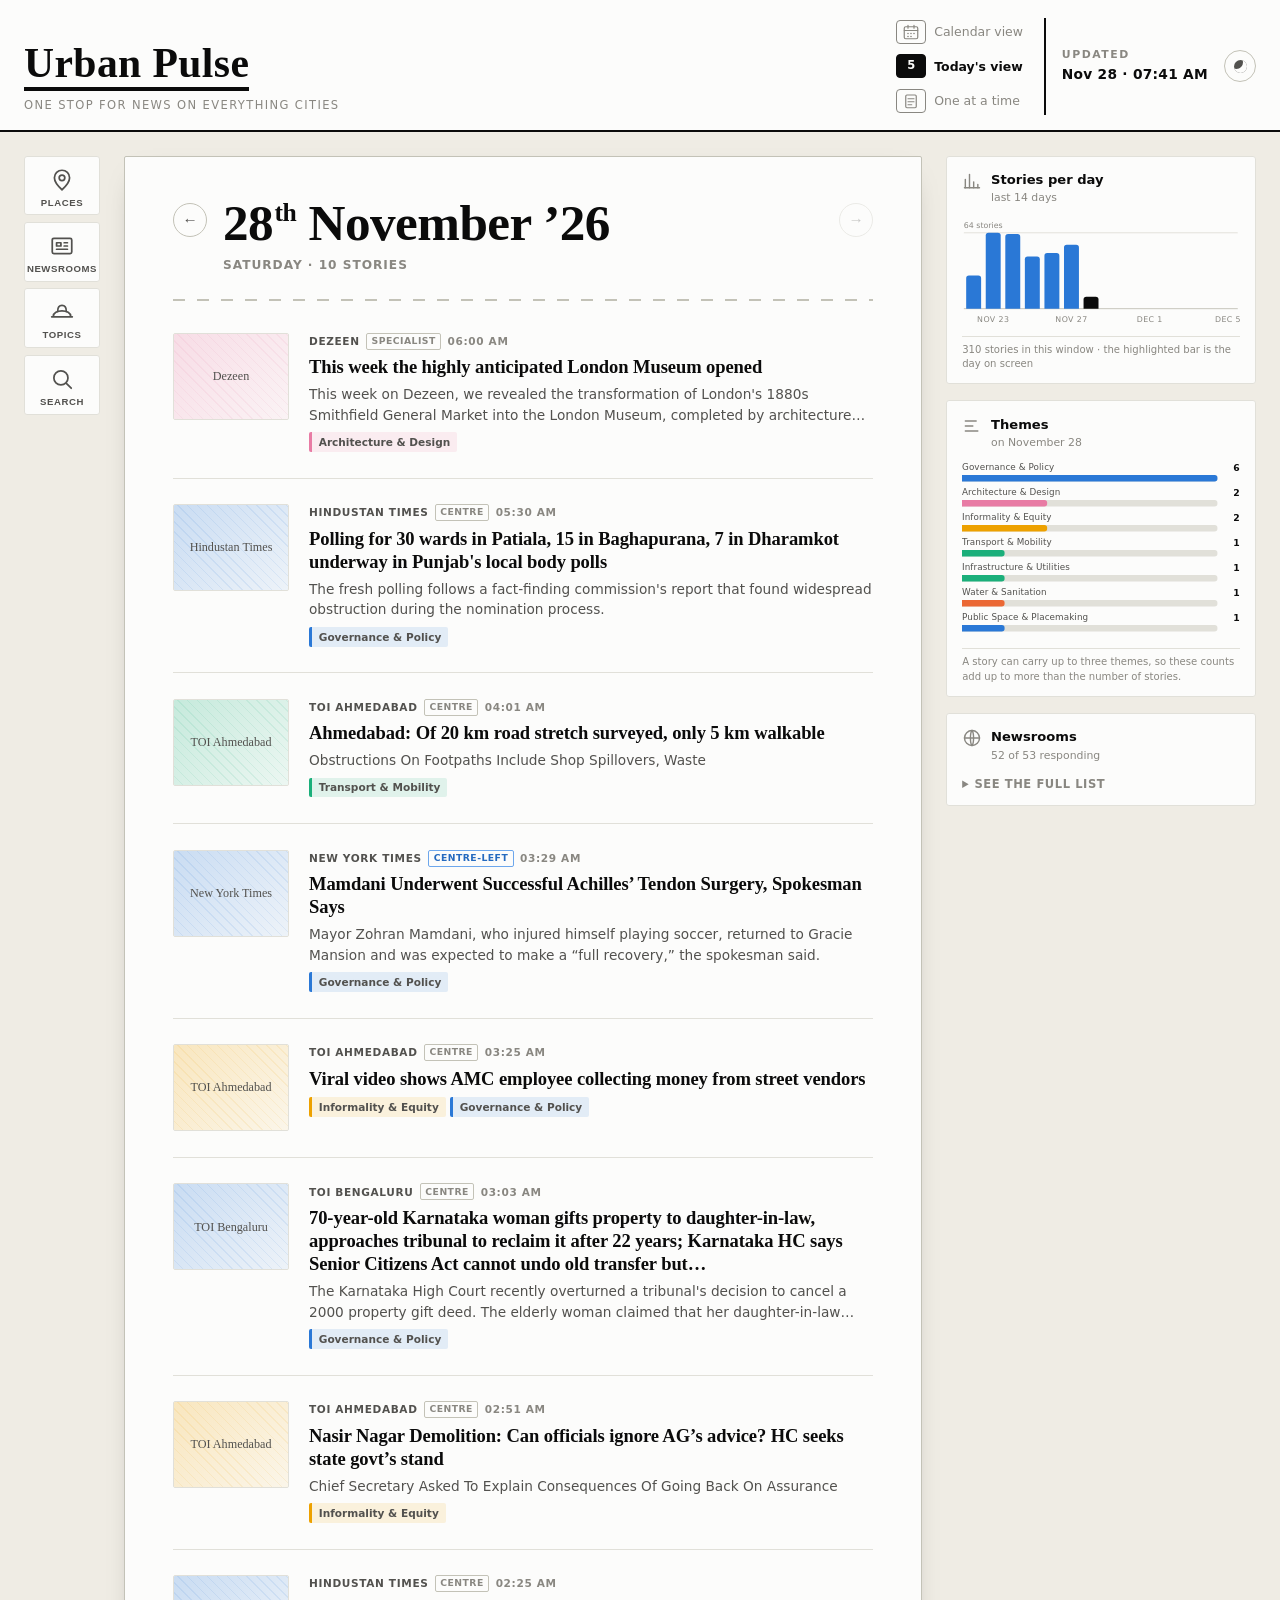
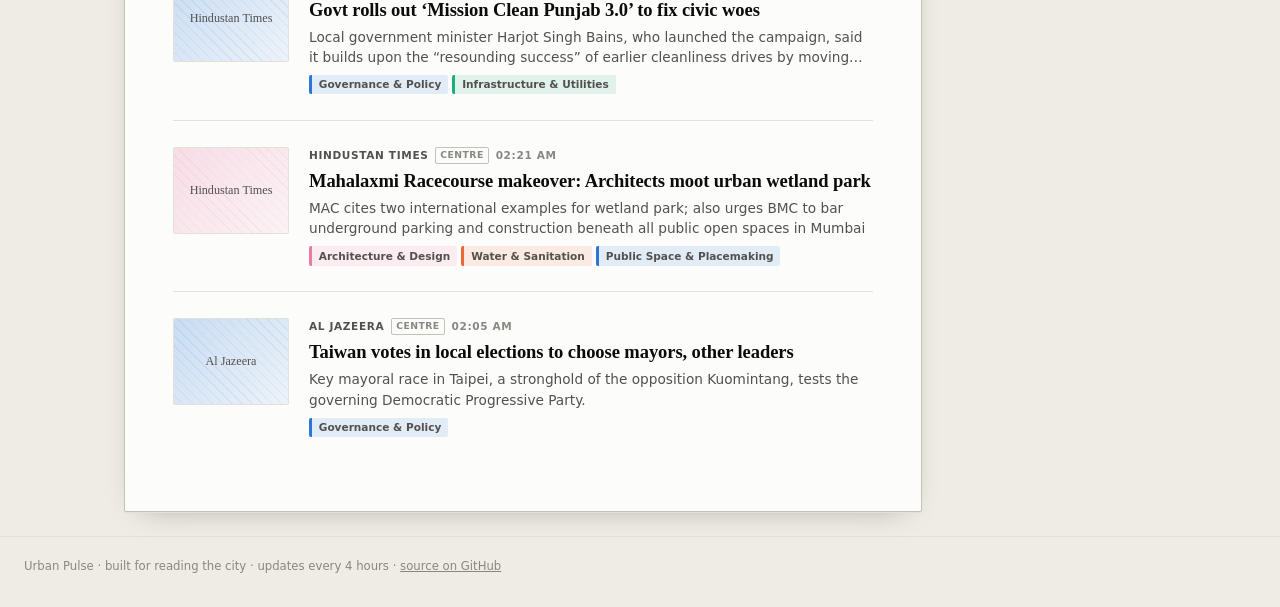
<file: index.html>
<!DOCTYPE html>
<html lang="en" dir="ltr">
<head>
<meta charset="utf-8">
<meta name="viewport" content="width=device-width, initial-scale=1">
<title>Urban Pulse — urban news, sorted</title>
<meta name="description" content="Urban news from credible newsrooms across the political spectrum, sorted by place, day and theme. Ahmedabad, Bengaluru, India, world.">
<meta name="color-scheme" content="light dark">
<link rel="stylesheet" href="assets/styles.css">
<link rel="icon" href="data:image/svg+xml,<svg xmlns='http://www.w3.org/2000/svg' viewBox='0 0 32 32'><rect width='32' height='32' rx='6' fill='%230b0b0b'/><path d='M6 22h4v-8H6zM13 22h4V8h-4zM20 22h4v-12h-4z' fill='%23eda100'/></svg>">
</head>
<body>

<a class="skip-link" href="#sheet">Skip to stories</a>

<!-- ------------------------------------------------------------ masthead -->
<header class="masthead">
  <div class="brand">
    <h1 class="wordmark">
      <button type="button" id="brand-reset" title="Clear all filters and go to the latest stories">
        Urban Pulse
      </button>
    </h1>
    <p class="tagline">One stop for news on everything cities</p>
  </div>

  <div class="masthead-right">
    <div class="view-toggle" role="group" aria-label="View">
      <button type="button" class="view-btn" id="view-calendar" aria-pressed="false">
        <svg viewBox="0 0 24 24" aria-hidden="true" class="vicon">
          <rect x="3" y="5" width="18" height="16" rx="2"/>
          <path d="M3 10h18M8 3v4M16 3v4"/>
          <circle cx="8" cy="14" r="1.1" fill="currentColor" stroke="none"/>
          <circle cx="12" cy="14" r="1.1" fill="currentColor" stroke="none"/>
          <circle cx="16" cy="14" r="1.1" fill="currentColor" stroke="none"/>
          <circle cx="8" cy="18" r="1.1" fill="currentColor" stroke="none"/>
          <circle cx="12" cy="18" r="1.1" fill="currentColor" stroke="none"/>
        </svg>
        <span>Calendar view</span>
      </button>
      <button type="button" class="view-btn" id="view-day" aria-pressed="true">
        <span class="daychip" id="daychip">31</span>
        <span>Today's view</span>
      </button>
      <button type="button" class="view-btn" id="view-focus" aria-pressed="false">
        <svg viewBox="0 0 24 24" aria-hidden="true" class="vicon">
          <rect x="5" y="4" width="14" height="17" rx="1.6"/>
          <path d="M8 9h8M8 13h8M8 17h5"/>
        </svg>
        <span>One at a time</span>
      </button>
    </div>

    <div class="masthead-divider" aria-hidden="true"></div>

    <div class="updated-block">
      <p class="updated-label">Updated</p>
      <p class="updated-value" id="updated">…</p>
    </div>

    <button id="theme-toggle" class="icon-btn" type="button" aria-label="Switch colour theme">
      <span class="theme-icon" aria-hidden="true"></span>
    </button>
  </div>
</header>

<!-- --------------------------------------------------------------- shell -->
<div class="shell">

  <!-- left: icon rail + the panel it opens -->
  <div class="rail-wrap">
    <nav class="rail" aria-label="Filters">
      <button type="button" class="rail-btn" data-panel="places" aria-expanded="false" title="Places">
        <svg viewBox="0 0 24 24" aria-hidden="true">
          <path d="M12 21s7-6.2 7-11a7 7 0 1 0-14 0c0 4.8 7 11 7 11z"/>
          <circle cx="12" cy="10" r="2.6"/>
        </svg>
        <span class="rail-label">Places</span>
        <span class="rail-dot" data-count="places" hidden></span>
      </button>

      <button type="button" class="rail-btn" data-panel="newsrooms" aria-expanded="false" title="Newsrooms">
        <svg viewBox="0 0 24 24" aria-hidden="true">
          <rect x="3" y="5" width="18" height="14" rx="1.5"/>
          <path d="M7 9h4v3H7zM14 9h3M14 12h3M7 15h10"/>
        </svg>
        <span class="rail-label">Newsrooms</span>
        <span class="rail-dot" data-count="newsrooms" hidden></span>
      </button>

      <button type="button" class="rail-btn" data-panel="topics" aria-expanded="false" title="Topics">
        <svg viewBox="0 0 24 24" aria-hidden="true">
          <path d="M4 15c0-3 3.6-5 8-5s8 2 8 5"/>
          <path d="M2.5 15.5h19"/>
          <path d="M8 10.5C8 7 9.8 5 12 5s4 2 4 5.5"/>
        </svg>
        <span class="rail-label">Topics</span>
        <span class="rail-dot" data-count="topics" hidden></span>
      </button>

      <button type="button" class="rail-btn" data-panel="search" aria-expanded="false" title="Search">
        <svg viewBox="0 0 24 24" aria-hidden="true">
          <circle cx="11" cy="11" r="6.5"/>
          <path d="M16 16l4.5 4.5"/>
        </svg>
        <span class="rail-label">Search</span>
        <span class="rail-dot" data-count="search" hidden></span>
      </button>
    </nav>

    <div class="panel" id="panel" hidden>
      <div class="panel-head">
        <h2 id="panel-title">Places</h2>
        <button type="button" class="panel-close" id="panel-close" aria-label="Close panel">&times;</button>
      </div>
      <div class="panel-body" id="panel-body"></div>
      <div class="panel-foot">
        <button type="button" class="clear-btn" id="clear-filters">Clear all filters</button>
      </div>
    </div>
  </div>

  <!-- centre: the sheet -->
  <main class="sheet" id="sheet">
    <div class="sheet-head">
      <button type="button" class="nav-arrow" id="prev-day" aria-label="Previous day">&larr;</button>
      <div class="sheet-title-block">
        <h2 class="sheet-date" id="sheet-date">&nbsp;</h2>
        <p class="sheet-meta" id="sheet-meta"></p>
      </div>
      <button type="button" class="nav-arrow" id="next-day" aria-label="Next day">&rarr;</button>
    </div>

    <div class="sheet-rule" aria-hidden="true"></div>

    <div class="sheet-body">
      <div id="story-list" class="story-list"></div>
      <div id="calendar" class="calendar" hidden></div>

      <!-- One story at a time, flipped with the arrows either side or the
           left/right keys. -->
      <div id="focus" class="focus" hidden>
        <button type="button" class="focus-arrow" id="focus-prev" aria-label="Previous story">
          <svg viewBox="0 0 24 24" aria-hidden="true"><path d="M15 5l-7 7 7 7"/></svg>
        </button>
        <div class="focus-card" id="focus-card"></div>
        <button type="button" class="focus-arrow" id="focus-next" aria-label="Next story">
          <svg viewBox="0 0 24 24" aria-hidden="true"><path d="M9 5l7 7-7 7"/></svg>
        </button>
      </div>

      <p id="empty-state" class="empty-state" hidden></p>
    </div>
  </main>

  <!-- right: charts -->
  <aside class="charts" aria-label="Coverage">
    <section class="chart-card">
      <div class="chart-head">
        <svg viewBox="0 0 24 24" class="chart-icon" aria-hidden="true">
          <path d="M4 20V10M9 20V4M14 20v-7M19 20v-4"/><path d="M3 20h18"/>
        </svg>
        <div>
          <h3>Stories per day</h3>
          <p class="chart-note">last 14 days</p>
        </div>
      </div>
      <div class="chart" id="chart-daily"></div>
      <p class="chart-foot" id="daily-foot"></p>
    </section>

    <section class="chart-card">
      <div class="chart-head">
        <svg viewBox="0 0 24 24" class="chart-icon" aria-hidden="true">
          <path d="M4 6h13M4 12h9M4 18h15"/>
        </svg>
        <div>
          <h3>Themes</h3>
          <p class="chart-note" id="theme-scope">number of stories</p>
        </div>
      </div>
      <div class="chart" id="chart-themes"></div>
      <p class="chart-foot">A story can carry up to three themes, so these
        counts add up to more than the number of stories.</p>
    </section>

    <section class="chart-card sources-card">
      <div class="chart-head">
        <svg viewBox="0 0 24 24" class="chart-icon" aria-hidden="true">
          <circle cx="12" cy="12" r="9"/><path d="M3 12h18M12 3c2.5 2.7 2.5 15.3 0 18M12 3c-2.5 2.7-2.5 15.3 0 18"/>
        </svg>
        <div>
          <h3>Newsrooms</h3>
          <p class="chart-note" id="source-count">…</p>
        </div>
      </div>
      <details class="sources-detail">
        <summary>See the full list</summary>
        <p class="footer-note">
          Every story links to its original publisher. Urban Pulse stores only a
          headline, the publisher's own summary and a link — never the article text.
          Newsrooms are labelled by editorial lean, and the mix is deliberately
          left, centre and right.
        </p>
        <div id="source-list" class="source-list"></div>
      </details>
    </section>
  </aside>
</div>

<footer class="site-footer">
  <p>Urban Pulse · built for reading the city · updates every 4 hours ·
    <a href="https://github.com/LiteVader16/urban-pulse">source on GitHub</a></p>
</footer>

<div id="tooltip" class="tooltip" role="status" aria-live="polite" hidden></div>

<script src="assets/app.js"></script>
</body>
</html>
</file>
<file: assets/styles.css>
/* Urban Pulse
   ---------------------------------------------------------------
   Three-column shell: an icon rail that opens one filter panel at a time,
   a centre "sheet" that shows one day (or a month calendar), and a charts
   rail on the right.

   Family colours are the dataviz reference palette in a slot order verified
   to clear every adjacent-pair gate in both light and dark (worst CVD dE 8.3,
   worst normal-vision dE 19.8). Only 4 of the 720 possible orderings pass, so
   the family -> hue mapping below must not be casually reshuffled. Three
   light-mode hues sit under 3:1 on the page, so every colour chip always
   carries its text label — colour never encodes alone.
   --------------------------------------------------------------- */

:root {
  color-scheme: light;

  --surface:        #fcfcfb;
  --plane:          #efece4;
  --raised:         #ffffff;
  --ink:            #0b0b0b;
  --ink-2:          #52514e;
  --ink-muted:      #898781;
  --rule:           #e1e0d9;
  --rule-strong:    #c3c2b7;
  --ring:           rgba(11, 11, 11, 0.10);

  --fam-shelter:     #eda100;
  --fam-movement:    #1baf7a;
  --fam-environment: #eb6834;
  --fam-society:     #2a78d6;
  --fam-design:      #e87ba4;
  --fam-tech:        #008300;

  --series:         #2a78d6;
  --accent:         #eda100;

  --serif: ui-serif, "Iowan Old Style", "Palatino Linotype", Palatino, Georgia, "Times New Roman", serif;
  --sans: system-ui, -apple-system, "Segoe UI", Roboto, sans-serif;

  --rail-w: 76px;
  --panel-w: 268px;
  --charts-w: 310px;
  --radius: 3px;
}

@media (prefers-color-scheme: dark) {
  :root:where(:not([data-theme="light"])) {
    color-scheme: dark;
    --surface:        #1a1a19;
    --plane:          #0d0d0d;
    --raised:         #212120;
    --ink:            #ffffff;
    --ink-2:          #c3c2b7;
    --ink-muted:      #898781;
    --rule:           #2c2c2a;
    --rule-strong:    #383835;
    --ring:           rgba(255, 255, 255, 0.10);
    --fam-shelter:     #c98500;
    --fam-movement:    #199e70;
    --fam-environment: #d95926;
    --fam-society:     #3987e5;
    --fam-design:      #d55181;
    --fam-tech:        #008300;
    --series:         #3987e5;
    --accent:         #c98500;
  }
}

:root[data-theme="dark"] {
  color-scheme: dark;
  --surface:        #1a1a19;
  --plane:          #0d0d0d;
  --raised:         #212120;
  --ink:            #ffffff;
  --ink-2:          #c3c2b7;
  --ink-muted:      #898781;
  --rule:           #2c2c2a;
  --rule-strong:    #383835;
  --ring:           rgba(255, 255, 255, 0.10);
  --fam-shelter:     #c98500;
  --fam-movement:    #199e70;
  --fam-environment: #d95926;
  --fam-society:     #3987e5;
  --fam-design:      #d55181;
  --fam-tech:        #008300;
  --series:         #3987e5;
  --accent:         #c98500;
}

*, *::before, *::after { box-sizing: border-box; }

/* Any author `display` rule beats the UA stylesheet's [hidden] { display: none },
   so .panel { display: flex } silently renders while still marked hidden. This
   has to outrank every layout rule below it. */
[hidden] { display: none !important; }

body {
  margin: 0;
  background: var(--plane);
  color: var(--ink);
  font-family: var(--sans);
  font-size: 16px;
  line-height: 1.55;
  -webkit-font-smoothing: antialiased;
}

a { color: inherit; }

.visually-hidden {
  position: absolute; width: 1px; height: 1px; padding: 0; margin: -1px;
  overflow: hidden; clip: rect(0 0 0 0); white-space: nowrap; border: 0;
}

.skip-link {
  position: absolute; left: -9999px; top: 0; z-index: 100;
  background: var(--ink); color: var(--surface); padding: 0.6rem 1rem;
}
.skip-link:focus { left: 0; }

:focus-visible { outline: 2px solid var(--series); outline-offset: 2px; }

/* ---------------------------------------------------------------- masthead */

.masthead {
  background: var(--surface);
  border-bottom: 2px solid var(--ink);
  padding: 1.1rem 1.5rem 0.9rem;
  display: flex;
  align-items: flex-end;
  justify-content: space-between;
  gap: 1.25rem;
  flex-wrap: wrap;
}

.wordmark {
  margin: 0;
  /* the hand-drawn underline from the sketch */
  border-bottom: 4px solid var(--ink);
  padding-bottom: 0.2rem;
  display: inline-block;
  line-height: 0.95;
}
.wordmark button {
  appearance: none;
  border: 0;
  background: transparent;
  padding: 0;
  cursor: pointer;
  color: inherit;
  font-family: var(--serif);
  font-size: clamp(1.8rem, 4vw, 2.6rem);
  line-height: 0.95;
  letter-spacing: 0.01em;
  font-weight: 600;
}
.wordmark button:hover { opacity: 0.68; }

.tagline {
  margin: 0.4rem 0 0;
  font-size: 0.72rem;
  letter-spacing: 0.12em;
  text-transform: uppercase;
  color: var(--ink-muted);
}

.masthead-right {
  display: flex;
  align-items: center;
  gap: 1rem;
  flex-wrap: wrap;
}

.view-toggle { display: flex; flex-direction: column; gap: 0.35rem; }

.view-btn {
  appearance: none;
  border: 0;
  background: transparent;
  display: flex;
  align-items: center;
  gap: 0.5rem;
  cursor: pointer;
  padding: 0.15rem 0.3rem;
  font: inherit;
  font-size: 0.78rem;
  font-weight: 500;
  color: var(--ink-muted);
  border-radius: var(--radius);
}
.view-btn:hover { color: var(--ink); }
.view-btn[aria-pressed="true"] { color: var(--ink); font-weight: 650; }

.view-btn .vicon,
.view-btn .daychip {
  flex: none;
  width: 30px; height: 24px;
  border: 1.5px solid currentColor;
  border-radius: 4px;
}
.view-btn .vicon {
  padding: 2px;
  fill: none; stroke: currentColor; stroke-width: 1.6;
  stroke-linecap: round; stroke-linejoin: round;
}
.view-btn .daychip {
  display: grid; place-items: center;
  font-size: 0.72rem; font-weight: 700;
  font-variant-numeric: tabular-nums;
  letter-spacing: 0;
}
.view-btn[aria-pressed="true"] .vicon,
.view-btn[aria-pressed="true"] .daychip {
  background: var(--ink);
  color: var(--surface);
  border-color: var(--ink);
}
.view-btn[aria-pressed="true"] .vicon { stroke: var(--surface); }

.masthead-divider {
  width: 2px; align-self: stretch; min-height: 44px;
  background: var(--ink);
}

.updated-block { text-align: left; }
.updated-label {
  margin: 0;
  font-size: 0.68rem; letter-spacing: 0.14em; text-transform: uppercase;
  color: var(--ink-muted); font-weight: 600;
}
.updated-value {
  margin: 0;
  font-size: 0.86rem; font-weight: 600; letter-spacing: 0.02em;
  font-variant-numeric: tabular-nums;
}

.icon-btn {
  width: 32px; height: 32px;
  border: 1px solid var(--rule-strong);
  border-radius: 50%;
  background: transparent; cursor: pointer;
  display: grid; place-items: center; padding: 0;
  color: var(--ink-2);
}
.icon-btn:hover { border-color: var(--ink); color: var(--ink); }
.theme-icon {
  width: 13px; height: 13px; border-radius: 50%;
  background: var(--ink-2);
  box-shadow: inset -4px -4px 0 0 var(--surface);
}

/* ------------------------------------------------------------------- shell */

.shell {
  display: grid;
  grid-template-columns: auto minmax(0, 1fr) var(--charts-w);
  gap: 1.5rem;
  align-items: start;
  padding: 1.5rem;
  max-width: 1680px;
  margin: 0 auto;
}

/* ------------------------------------------------------------- icon rail */

.rail-wrap {
  display: flex;
  gap: 0;
  position: sticky;
  top: 1rem;
}

.rail {
  width: var(--rail-w);
  display: flex;
  flex-direction: column;
  gap: 0.4rem;
  flex: none;
}

.rail-btn {
  appearance: none;
  background: var(--surface);
  border: 1px solid var(--rule);
  border-radius: var(--radius);
  padding: 0.65rem 0.3rem 0.45rem;
  cursor: pointer;
  display: flex;
  flex-direction: column;
  align-items: center;
  gap: 0.3rem;
  color: var(--ink-2);
  position: relative;
}
.rail-btn svg {
  width: 26px; height: 26px;
  fill: none; stroke: currentColor; stroke-width: 1.6;
  stroke-linecap: round; stroke-linejoin: round;
}
.rail-label {
  font-size: 0.6rem; letter-spacing: 0.06em; text-transform: uppercase;
  font-weight: 600; line-height: 1;
}
.rail-btn:hover { border-color: var(--ink); color: var(--ink); }
.rail-btn[aria-expanded="true"] {
  background: var(--ink); color: var(--surface); border-color: var(--ink);
}

.rail-dot {
  position: absolute; top: 4px; right: 6px;
  min-width: 15px; height: 15px; padding: 0 3px;
  border-radius: 999px;
  background: var(--accent); color: #0b0b0b;
  font-size: 0.6rem; font-weight: 700; line-height: 15px;
  text-align: center;
}

/* -------------------------------------------------------------- the panel */

.panel {
  width: var(--panel-w);
  margin-left: 0.5rem;
  background: var(--surface);
  border: 1px solid var(--rule);
  border-radius: var(--radius);
  max-height: calc(100vh - 6rem);
  display: flex;
  flex-direction: column;
}

.panel-head {
  display: flex; align-items: center; justify-content: space-between;
  padding: 0.7rem 0.85rem 0.5rem;
  border-bottom: 1px solid var(--rule);
}
.panel-head h2 {
  margin: 0; font-size: 0.75rem; font-weight: 700;
  letter-spacing: 0.1em; text-transform: uppercase;
}
.panel-close {
  appearance: none; border: 0; background: transparent;
  font-size: 1.3rem; line-height: 1; cursor: pointer; color: var(--ink-muted);
  padding: 0 0.2rem;
}
.panel-close:hover { color: var(--ink); }

.panel-body { padding: 0.75rem 0.85rem; overflow-y: auto; flex: 1; }

.panel-group + .panel-group { margin-top: 0.9rem; }
.panel-group-title {
  font-size: 0.62rem; letter-spacing: 0.1em; text-transform: uppercase;
  color: var(--ink-muted); font-weight: 700;
  margin: 0 0 0.4rem;
  display: flex; align-items: center; gap: 0.35rem;
}
.panel-group-title .dot {
  width: 8px; height: 8px; border-radius: 50%;
  background: var(--group-colour, var(--ink-muted));
}

.pills { display: flex; flex-wrap: wrap; gap: 0.3rem; }

.pill {
  appearance: none;
  border: 1px solid var(--rule-strong);
  background: transparent;
  border-radius: 999px;
  padding: 0.25rem 0.6rem;
  font: inherit; font-size: 0.74rem; line-height: 1.3;
  color: var(--ink-2);
  cursor: pointer;
  display: inline-flex; align-items: center; gap: 0.35rem;
}
.pill:hover { border-color: var(--ink); color: var(--ink); }
.pill .dot {
  width: 8px; height: 8px; border-radius: 50%; flex: none;
  background: var(--pill-colour, var(--ink-muted));
}
.pill[aria-pressed="true"] {
  border-color: var(--pill-colour, var(--ink));
  background: color-mix(in srgb, var(--pill-colour, var(--ink)) 14%, transparent);
  color: var(--ink);
  font-weight: 600;
}
.pill .pill-count {
  font-size: 0.66rem; color: var(--ink-muted); font-variant-numeric: tabular-nums;
}

.panel-search {
  width: 100%;
  border: 1px solid var(--rule-strong);
  border-radius: var(--radius);
  background: var(--plane);
  padding: 0.5rem 0.6rem;
  font: inherit; font-size: 0.85rem;
  color: var(--ink);
}
.panel-search:focus { outline: none; border-color: var(--ink); }
.search-hint { font-size: 0.72rem; color: var(--ink-muted); margin: 0.5rem 0 0; }

.panel-foot { border-top: 1px solid var(--rule); padding: 0.5rem 0.85rem; }
.clear-btn {
  appearance: none; background: transparent; border: 0;
  font: inherit; font-size: 0.72rem; font-weight: 600;
  letter-spacing: 0.06em; text-transform: uppercase;
  color: var(--ink-muted); cursor: pointer; padding: 0;
}
.clear-btn:hover { color: var(--ink); text-decoration: underline; }

/* --------------------------------------------------------------- the sheet */

.sheet {
  background: var(--surface);
  border: 1px solid var(--rule-strong);
  border-radius: 2px;
  box-shadow: 0 1px 0 var(--rule), 0 10px 30px -18px rgba(0, 0, 0, 0.4);
  padding: 2.5rem 3rem 3rem;
  min-height: 74vh;
  min-width: 0;
}
.sheet.is-focus { padding: 1.9rem 2.25rem 1.6rem; }

.sheet-head {
  display: flex; align-items: flex-start; gap: 1rem;
}

.sheet-title-block { flex: 1; min-width: 0; }

.sheet-date {
  font-family: var(--serif);
  font-size: clamp(1.9rem, 4.6vw, 3.2rem);
  line-height: 1.02;
  font-weight: 600;
  margin: 0;
  letter-spacing: -0.01em;
}
.sheet-date sup { font-size: 0.5em; vertical-align: super; margin-left: 0.05em; }

.sheet-meta {
  margin: 0.45rem 0 0;
  font-size: 0.76rem;
  letter-spacing: 0.08em;
  text-transform: uppercase;
  color: var(--ink-muted);
  font-weight: 600;
}

.nav-arrow {
  appearance: none;
  border: 1px solid var(--rule-strong);
  background: transparent;
  border-radius: 50%;
  width: 34px; height: 34px;
  flex: none;
  cursor: pointer;
  color: var(--ink-2);
  font-size: 0.95rem;
  line-height: 1;
  margin-top: 0.4rem;
}
.nav-arrow:hover:not(:disabled) { border-color: var(--ink); color: var(--ink); }
.nav-arrow:disabled { opacity: 0.3; cursor: default; }

/* CSS `dashed` gives no control over dash length, so the rule is drawn as a
   repeating gradient instead: 12px mark, 12px gap. */
.sheet-rule {
  height: 2px;
  border: 0;
  margin: 1.5rem 0 2rem;
  background-image: repeating-linear-gradient(
    to right,
    var(--rule-strong) 0 12px,
    transparent 12px 24px
  );
}

/* ------------------------------------------------------------ story list */

.story-list { display: flex; flex-direction: column; }

.story {
  display: grid;
  grid-template-columns: 116px minmax(0, 1fr);
  gap: 1.25rem;
  padding: 1.6rem 0;
  border-bottom: 1px solid var(--rule);
  position: relative;
}
.story:first-child { padding-top: 0; }
.story:last-child { border-bottom: 0; }

.story-media {
  aspect-ratio: 4 / 3;
  overflow: hidden;
  background: var(--plane);
  border: 1px solid var(--rule);
  border-radius: 2px;
}
.story-media img {
  width: 100%; height: 100%; object-fit: cover; display: block;
  transition: transform 0.4s ease;
}
.story:hover .story-media img { transform: scale(1.04); }

/* Typographic plate for the many feeds that ship no image. */
.story-plate {
  width: 100%; height: 100%;
  display: grid; place-items: center;
  padding: 0.5rem; text-align: center;
  position: relative;
  background: linear-gradient(135deg,
    color-mix(in srgb, var(--plate-colour) 24%, var(--surface)),
    color-mix(in srgb, var(--plate-colour) 7%, var(--surface)));
}
.story-plate::after {
  content: ""; position: absolute; inset: 0;
  background-image: repeating-linear-gradient(45deg, transparent 0 6px,
    color-mix(in srgb, var(--plate-colour) 10%, transparent) 6px 7px);
}
.story-plate span {
  font-family: var(--serif); font-size: 0.76rem; line-height: 1.2;
  color: var(--ink-2); position: relative; z-index: 1;
}

.story-body { min-width: 0; display: flex; flex-direction: column; gap: 0.35rem; }

.story-kicker {
  display: flex; align-items: center; gap: 0.4rem; flex-wrap: wrap;
  font-size: 0.66rem; letter-spacing: 0.06em; text-transform: uppercase;
  color: var(--ink-muted); font-weight: 600;
}
.source-name { color: var(--ink-2); }

.lean-badge {
  border: 1px solid var(--rule-strong);
  border-radius: 2px;
  padding: 0.02rem 0.28rem;
  font-size: 0.58rem; letter-spacing: 0.05em;
  color: var(--ink-muted); white-space: nowrap;
}
.lean-badge[data-lean="left"], .lean-badge[data-lean="centre-left"] {
  border-color: #6da7ec; color: #256abf;
}
.lean-badge[data-lean="right"], .lean-badge[data-lean="centre-right"] {
  border-color: #e34948; color: #c0392f;
}
:root[data-theme="dark"] .lean-badge[data-lean="left"],
:root[data-theme="dark"] .lean-badge[data-lean="centre-left"] { color: #86b6ef; }
:root[data-theme="dark"] .lean-badge[data-lean="right"],
:root[data-theme="dark"] .lean-badge[data-lean="centre-right"] { color: #e66767; }
@media (prefers-color-scheme: dark) {
  :root:where(:not([data-theme="light"])) .lean-badge[data-lean="left"],
  :root:where(:not([data-theme="light"])) .lean-badge[data-lean="centre-left"] { color: #86b6ef; }
  :root:where(:not([data-theme="light"])) .lean-badge[data-lean="right"],
  :root:where(:not([data-theme="light"])) .lean-badge[data-lean="centre-right"] { color: #e66767; }
}

.story-title {
  font-family: var(--serif);
  font-size: 1.16rem; line-height: 1.25; font-weight: 600;
  margin: 0; letter-spacing: -0.005em;
}
.story-title a { text-decoration: none; }
.story-title a::after { content: ""; position: absolute; inset: 0; }
.story-title a:hover { text-decoration: underline; text-underline-offset: 3px; }

.story-summary {
  margin: 0; font-size: 0.855rem; line-height: 1.5; color: var(--ink-2);
  display: -webkit-box; -webkit-line-clamp: 2; -webkit-box-orient: vertical;
  overflow: hidden;
}

.story-tags { display: flex; gap: 0.28rem; flex-wrap: wrap; margin-top: 0.1rem; }
.theme-tag {
  font-size: 0.66rem; font-weight: 600;
  padding: 0.1rem 0.42rem;
  border-radius: 2px;
  border-left: 3px solid var(--tag-colour, var(--ink-muted));
  background: color-mix(in srgb, var(--tag-colour, var(--ink-muted)) 12%, transparent);
  color: var(--ink-2); white-space: nowrap;
}

.empty-state {
  text-align: center; padding: 3.5rem 1rem;
  color: var(--ink-muted); font-family: var(--serif); font-size: 1.05rem;
}

/* ------------------------------------------------------------- focus view */
/* One story, framed, with plenty of air. The arrows sit outside the card so
   the frame itself stays uncluttered. */

/* The whole card is meant to be readable without scrolling, so its tall
   elements are sized against the viewport rather than the content. */
.sheet.is-focus {
  min-height: 0;
  display: flex;
  flex-direction: column;
}
.sheet.is-focus .sheet-head { justify-content: center; text-align: center; }
.sheet.is-focus .sheet-date { font-size: clamp(1.6rem, 3.4vw, 2.4rem); }
.sheet.is-focus .sheet-rule { margin: 0.85rem 0 1.1rem; }
.sheet.is-focus .sheet-body { flex: 1; min-height: 0; }

.focus {
  display: grid;
  grid-template-columns: auto minmax(0, 1fr) auto;
  align-items: center;
  gap: clamp(0.75rem, 3vw, 2.5rem);
  padding: 0;
}

.focus-arrow {
  appearance: none;
  width: 52px; height: 52px;
  border: 1px solid var(--rule-strong);
  border-radius: 50%;
  background: transparent;
  cursor: pointer;
  display: grid; place-items: center;
  color: var(--ink-2);
  flex: none;
  transition: background 0.15s ease, color 0.15s ease;
}
.focus-arrow svg {
  width: 22px; height: 22px;
  fill: none; stroke: currentColor; stroke-width: 1.8;
  stroke-linecap: round; stroke-linejoin: round;
}
.focus-arrow:hover:not(:disabled) {
  background: var(--ink); color: var(--surface); border-color: var(--ink);
}
.focus-arrow:disabled { opacity: 0.25; cursor: default; }

.focus-card {
  max-width: 620px;
  margin: 0 auto;
  width: 100%;
  display: flex;
  flex-direction: column;
  gap: 0.75rem;
  text-align: left;
}

.focus-media {
  width: 100%;
  /* Viewport-relative, so the card as a whole stays above the fold. */
  height: clamp(118px, 21vh, 260px);
  overflow: hidden;
  border: 1px solid var(--rule);
  border-radius: 2px;
  background: var(--plane);
}
.focus-media img { width: 100%; height: 100%; object-fit: cover; display: block; }

.focus-plate {
  width: 100%; height: 100%;
  display: grid; place-items: center; position: relative;
  background: linear-gradient(135deg,
    color-mix(in srgb, var(--plate-colour) 24%, var(--surface)),
    color-mix(in srgb, var(--plate-colour) 7%, var(--surface)));
}
.focus-plate::after {
  content: ""; position: absolute; inset: 0;
  background-image: repeating-linear-gradient(45deg, transparent 0 9px,
    color-mix(in srgb, var(--plate-colour) 10%, transparent) 9px 10px);
}
.focus-plate span {
  font-family: var(--serif); font-size: 1.5rem; color: var(--ink-2);
  position: relative; z-index: 1;
}

.focus-kicker {
  display: flex; align-items: center; gap: 0.5rem; flex-wrap: wrap;
  font-size: 0.7rem; letter-spacing: 0.1em; text-transform: uppercase;
  color: var(--ink-muted); font-weight: 600;
}

.focus-title {
  font-family: var(--serif);
  font-size: clamp(1.35rem, 2.7vw, 1.95rem);
  line-height: 1.16;
  font-weight: 600;
  margin: 0;
  letter-spacing: -0.012em;
}
.focus-title a { text-decoration: none; }
.focus-title a:hover { text-decoration: underline; text-underline-offset: 4px; }

.focus-summary {
  margin: 0;
  font-size: 0.96rem;
  line-height: 1.6;
  color: var(--ink-2);
  display: -webkit-box;
  -webkit-line-clamp: 3;
  -webkit-box-orient: vertical;
  overflow: hidden;
}

.focus-tags { display: flex; gap: 0.35rem; flex-wrap: wrap; }

.focus-read {
  display: inline-flex; align-items: center; gap: 0.4rem;
  font-size: 0.78rem; font-weight: 600;
  letter-spacing: 0.06em; text-transform: uppercase;
  text-decoration: none;
  border-bottom: 2px solid var(--ink);
  padding-bottom: 0.15rem;
  align-self: flex-start;
}
.focus-read:hover { color: var(--ink-2); border-color: var(--ink-2); }

.focus-counter {
  margin: 0.6rem 0 0;
  text-align: center;
  font-size: 0.72rem;
  letter-spacing: 0.14em;
  text-transform: uppercase;
  color: var(--ink-muted);
  font-weight: 600;
  font-variant-numeric: tabular-nums;
}
.focus-hint {
  margin: 0.25rem 0 0; text-align: center;
  font-size: 0.68rem; color: var(--ink-muted); opacity: 0.75;
}

/* ---------------------------------------------------------------- calendar */

.calendar-nav {
  display: flex; align-items: center; justify-content: space-between;
  margin-bottom: 0.9rem;
}
.calendar-nav h3 {
  margin: 0; font-family: var(--serif); font-size: 1.3rem; font-weight: 600;
}

.calendar-grid {
  display: grid;
  grid-template-columns: repeat(7, 1fr);
  gap: 4px;
}

.cal-dow {
  font-size: 0.62rem; letter-spacing: 0.08em; text-transform: uppercase;
  color: var(--ink-muted); font-weight: 700; text-align: center;
  padding-bottom: 0.3rem;
}

.cal-cell {
  appearance: none;
  border: 1px solid var(--rule);
  background: var(--surface);
  border-radius: 2px;
  aspect-ratio: 1 / 1;
  padding: 0.3rem;
  display: flex; flex-direction: column; justify-content: space-between;
  align-items: flex-start;
  cursor: pointer;
  font: inherit;
  color: var(--ink-2);
  min-height: 54px;
}
.cal-cell:disabled { cursor: default; opacity: 0.45; }
.cal-cell.is-empty { border-style: none; background: transparent; cursor: default; }
.cal-cell:not(:disabled):hover { border-color: var(--ink); }
.cal-cell.is-today { border-color: var(--ink); border-width: 2px; }
.cal-cell.is-selected { background: var(--ink); color: var(--surface); border-color: var(--ink); }

.cal-daynum { font-size: 0.78rem; font-weight: 600; font-variant-numeric: tabular-nums; }
.cal-count {
  font-size: 0.68rem; font-weight: 700; font-variant-numeric: tabular-nums;
  align-self: flex-end;
}
.cal-bar {
  width: 100%; height: 3px; border-radius: 2px;
  background: var(--series);
  margin-top: auto;
}

/* ------------------------------------------------------------------ charts */

.charts { display: flex; flex-direction: column; gap: 1rem; position: sticky; top: 1rem; }

.chart-card {
  background: var(--surface);
  border: 1px solid var(--rule);
  border-radius: var(--radius);
  padding: 0.85rem 0.95rem 0.75rem;
  min-width: 0;
}

.chart-head { display: flex; gap: 0.55rem; align-items: flex-start; margin-bottom: 0.7rem; }
.chart-head h3 { margin: 0; font-size: 0.82rem; font-weight: 650; }
.chart-icon {
  width: 20px; height: 20px; flex: none; margin-top: 1px;
  fill: none; stroke: var(--ink-muted); stroke-width: 1.7;
  stroke-linecap: round;
}
.chart-note { margin: 0; font-size: 0.68rem; color: var(--ink-muted); }

.chart { width: 100%; overflow-x: auto; }
.chart svg { display: block; width: 100%; height: auto; }

/* Chart chrome stays recessive: one hairline baseline, no boxed frame, and
   labels that read as captions rather than as data. */
.grid-line { stroke: var(--rule); stroke-width: 1; }
.axis-line { stroke: var(--rule-strong); stroke-width: 1; }
.axis-text {
  fill: var(--ink-muted); font-family: var(--sans); font-size: 8.5px;
  font-variant-numeric: tabular-nums;
  letter-spacing: 0.05em; text-transform: uppercase;
}
.axis-max {
  fill: var(--ink-muted); font-family: var(--sans); font-size: 8.5px;
  font-variant-numeric: tabular-nums;
}
.bar-label {
  fill: var(--ink-2); font-family: var(--sans); font-size: 9.5px;
  letter-spacing: 0.01em;
}
.bar-value {
  fill: var(--ink); font-family: var(--sans); font-size: 10px;
  font-variant-numeric: tabular-nums; font-weight: 700;
}
.bar-track { fill: var(--rule); }

.chart-foot {
  margin: 0.5rem 0 0;
  font-size: 0.63rem;
  line-height: 1.4;
  color: var(--ink-muted);
  border-top: 1px solid var(--rule);
  padding-top: 0.4rem;
}
.bar { transition: opacity 0.12s ease; }
.bar-hit { fill: transparent; cursor: pointer; }
.chart.is-hovered .bar { opacity: 0.42; }
.chart.is-hovered .bar.is-active { opacity: 1; }

.sources-card details { margin-top: 0.2rem; }
.sources-detail summary {
  cursor: pointer; font-size: 0.72rem; font-weight: 600;
  letter-spacing: 0.05em; text-transform: uppercase; color: var(--ink-muted);
}
.sources-detail summary:hover { color: var(--ink); }
.footer-note {
  font-size: 0.74rem; color: var(--ink-2); line-height: 1.5;
  margin: 0.6rem 0;
}
.source-list { display: flex; flex-direction: column; gap: 0.1rem; }
.source-row {
  display: flex; align-items: center; gap: 0.4rem;
  font-size: 0.73rem; padding: 0.2rem 0;
  border-bottom: 1px solid var(--rule); min-width: 0;
}
.source-row a {
  color: var(--ink-2); text-decoration: none;
  overflow: hidden; text-overflow: ellipsis; white-space: nowrap;
}
.source-row a:hover { color: var(--ink); text-decoration: underline; }
.source-row .status {
  width: 6px; height: 6px; border-radius: 50%; flex: none; background: #0ca30c;
}
.source-row .status[data-ok="false"] { background: #d03b3b; }

/* ------------------------------------------------------------------ footer */

.site-footer {
  border-top: 1px solid var(--rule);
  padding: 1.25rem 1.5rem 2rem;
  max-width: 1680px; margin: 0 auto;
}
.site-footer p { margin: 0; font-size: 0.73rem; color: var(--ink-muted); }

/* ----------------------------------------------------------------- tooltip */

.tooltip {
  position: fixed; z-index: 60; pointer-events: none;
  background: var(--ink); color: var(--surface);
  padding: 0.4rem 0.6rem; border-radius: var(--radius);
  font-size: 0.74rem; line-height: 1.35; max-width: 220px;
  box-shadow: 0 4px 14px rgba(0, 0, 0, 0.18);
}
.tooltip strong { font-variant-numeric: tabular-nums; }

/* -------------------------------------------------------------- responsive */

@media (max-width: 1180px) {
  .shell { grid-template-columns: auto minmax(0, 1fr); }
  .charts {
    grid-column: 1 / -1;
    position: static;
    flex-direction: row;
    flex-wrap: wrap;
  }
  .charts .chart-card { flex: 1 1 280px; }
}

@media (max-width: 860px) {
  .shell { grid-template-columns: 1fr; padding: 1rem; gap: 1rem; }
  .rail-wrap { position: static; flex-direction: column; }
  .rail { width: 100%; flex-direction: row; }
  .rail-btn { flex: 1; }
  .panel { width: 100%; margin-left: 0; margin-top: 0.5rem; max-height: none; }
  .sheet, .sheet.is-focus { padding: 1.4rem 1.2rem 2rem; }
  /* Arrows drop below the card rather than squeezing it. */
  .focus { grid-template-columns: 1fr; gap: 1.25rem; }
  .focus-arrow { grid-row: 2; }
  .focus-arrow#focus-prev { justify-self: start; }
  .focus-arrow#focus-next { justify-self: end; grid-column: 1; }
  .focus-card { grid-row: 1; grid-column: 1; }
  .story { grid-template-columns: 88px minmax(0, 1fr); gap: 0.8rem; }
  .masthead { padding: 0.9rem 1rem; }
  .masthead-right { gap: 0.75rem; width: 100%; justify-content: space-between; }
  .view-toggle { flex-direction: row; gap: 0.5rem; }
}

@media (max-width: 520px) {
  .story { grid-template-columns: 1fr; }
  .story-media { aspect-ratio: 16 / 9; }
  .view-btn span:not(.daychip) { display: none; }
  .cal-cell { min-height: 42px; }
}

@media (prefers-reduced-motion: reduce) {
  *, *::before, *::after {
    animation-duration: 0.01ms !important;
    transition-duration: 0.01ms !important;
  }
}

@media print {
  .rail-wrap, .charts, .masthead-right, .nav-arrow { display: none; }
  .shell { grid-template-columns: 1fr; }
  .sheet { box-shadow: none; border: 0; }
}
</file>
